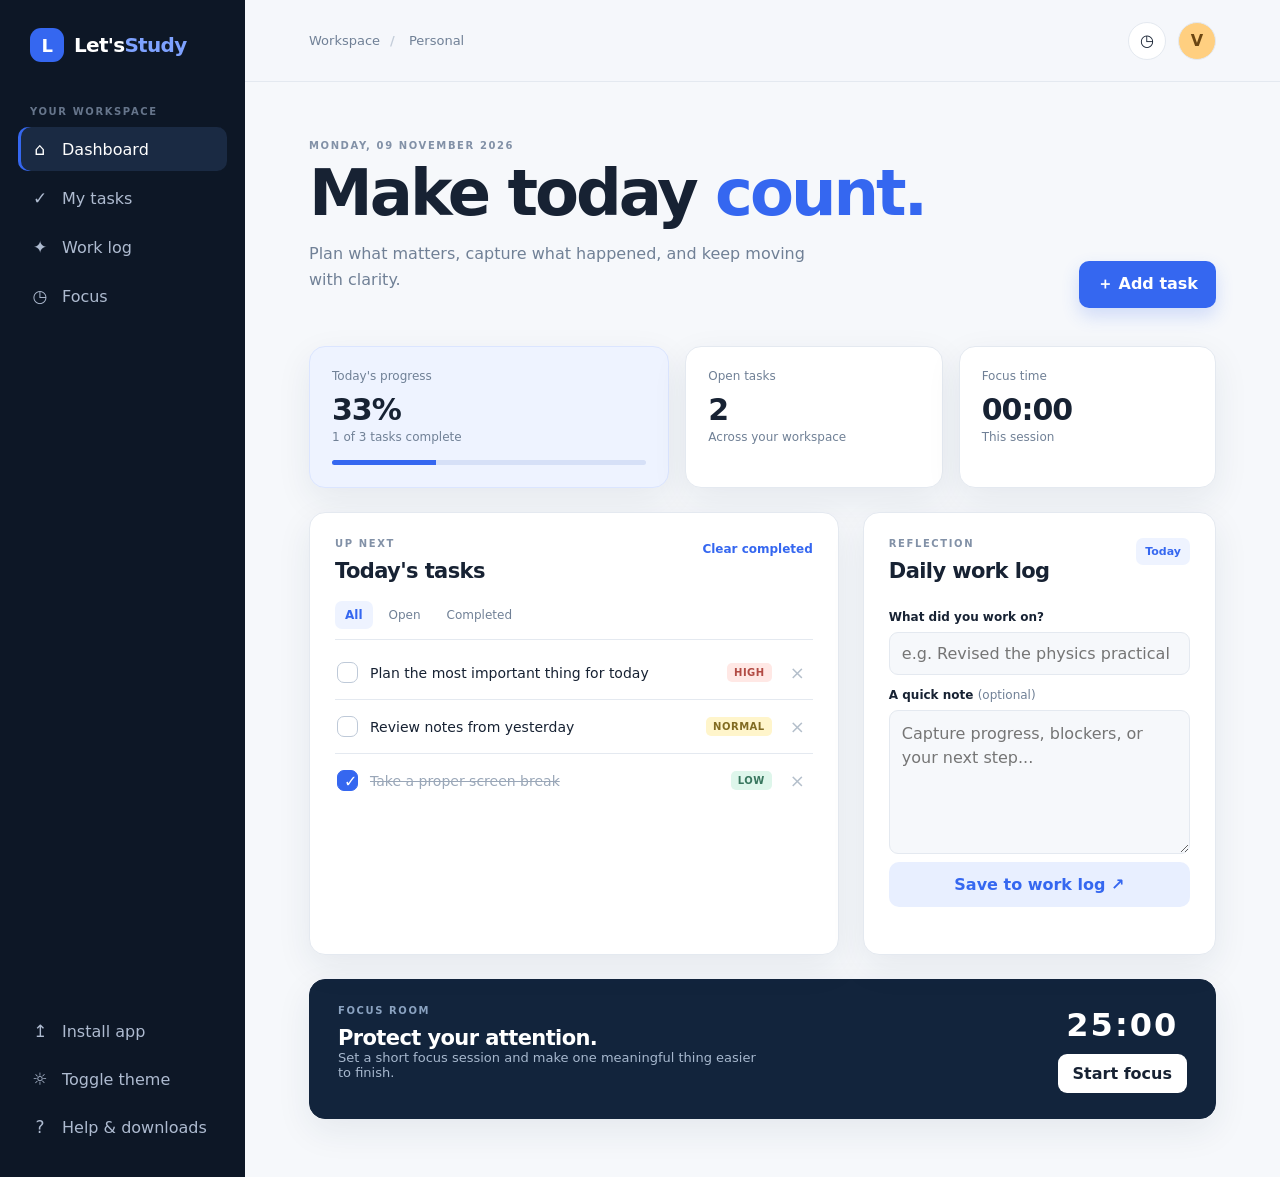
<file: index.html>
<!doctype html>
<html lang="en">
  <head>
    <meta charset="UTF-8" />
    <meta name="viewport" content="width=device-width, initial-scale=1" />
    <meta name="theme-color" content="#0d1726" />
    <meta name="description" content="Let'sStudy is a calm workspace for planning tasks, tracking progress, and recording real work." />
    <link rel="manifest" href="manifest.webmanifest" />
    <link rel="icon" href="icon.svg" type="image/svg+xml" />
    <link rel="stylesheet" href="styles.css" />
    <title>Let'sStudy — Work clearly. Learn continuously.</title>
  </head>
  <body>
    <div class="app-shell">
      <aside class="sidebar" aria-label="Main navigation">
        <a class="brand" href="#" aria-label="Let'sStudy home">
          <span class="brand-mark">L</span>
          <span>Let's<span>Study</span></span>
        </a>
        <p class="eyebrow">YOUR WORKSPACE</p>
        <nav class="nav-list">
          <a class="nav-item active" href="#dashboard"><span>⌂</span> Dashboard</a>
          <a class="nav-item" href="#tasks"><span>✓</span> My tasks</a>
          <a class="nav-item" href="#logs"><span>✦</span> Work log</a>
          <a class="nav-item" href="#focus"><span>◷</span> Focus</a>
        </nav>
        <div class="sidebar-footer">
          <button class="sidebar-link" id="installButton" hidden><span>↥</span> Install app</button>
          <button class="sidebar-link" id="themeButton"><span>☼</span> Toggle theme</button>
          <a class="sidebar-link" href="README.md"><span>?</span> Help & downloads</a>
        </div>
      </aside>

      <main class="main-content">
        <header class="topbar">
          <button class="mobile-menu" id="menuButton" aria-label="Open navigation">☰</button>
          <div class="breadcrumbs"><span>Workspace</span><b>/</b> Personal</div>
          <div class="top-actions">
            <button class="icon-button" id="focusButton" title="Start focus timer" aria-label="Start focus timer">◷</button>
            <button class="avatar" title="Profile">V</button>
          </div>
        </header>

        <section class="page" id="dashboard">
          <div class="hero-row">
            <div>
              <p class="eyebrow">MONDAY, 09 NOVEMBER 2026</p>
              <h1>Make today <em>count.</em></h1>
              <p class="lede">Plan what matters, capture what happened, and keep moving with clarity.</p>
            </div>
            <button class="primary-button" id="quickAddButton">＋ Add task</button>
          </div>

          <div class="stats-grid" aria-label="Workspace summary">
            <article class="stat-card accent"><span>Today's progress</span><strong id="progressValue">0%</strong><small id="progressLabel">0 of 0 tasks complete</small><div class="progress"><i id="progressBar"></i></div></article>
            <article class="stat-card"><span>Open tasks</span><strong id="openCount">0</strong><small>Across your workspace</small></article>
            <article class="stat-card"><span>Focus time</span><strong id="focusTotal">00:00</strong><small>This session</small></article>
          </div>

          <div class="content-grid">
            <section class="panel tasks-panel" id="tasks">
              <div class="panel-heading"><div><p class="eyebrow">UP NEXT</p><h2>Today's tasks</h2></div><button class="text-button" id="clearCompleted">Clear completed</button></div>
              <div class="filters" role="group" aria-label="Task filters">
                <button class="filter active" data-filter="all">All</button><button class="filter" data-filter="open">Open</button><button class="filter" data-filter="done">Completed</button>
              </div>
              <div id="taskList" class="task-list"></div>
              <div id="emptyTasks" class="empty-state" hidden><span>✦</span><h3>Nothing on your list</h3><p>Add a task and give your day a clear next step.</p></div>
            </section>

            <section class="panel log-panel" id="logs">
              <div class="panel-heading"><div><p class="eyebrow">REFLECTION</p><h2>Daily work log</h2></div><span class="date-pill">Today</span></div>
              <form id="logForm">
                <label for="logTitle">What did you work on?</label>
                <input id="logTitle" maxlength="80" placeholder="e.g. Revised the physics practical" required />
                <label for="logBody">A quick note <span>(optional)</span></label>
                <textarea id="logBody" rows="5" maxlength="500" placeholder="Capture progress, blockers, or your next step..."></textarea>
                <button class="secondary-button" type="submit">Save to work log <span>↗</span></button>
              </form>
              <div id="logList" class="log-list"></div>
            </section>
          </div>

          <section class="focus-card" id="focus">
            <div><p class="eyebrow">FOCUS ROOM</p><h2>Protect your attention.</h2><p>Set a short focus session and make one meaningful thing easier to finish.</p></div>
            <div class="timer"><strong id="timerValue">25:00</strong><button class="timer-button" id="timerButton">Start focus</button></div>
          </section>
        </section>
      </main>
    </div>

    <dialog id="taskDialog">
      <form method="dialog" id="taskForm" class="dialog-card">
        <button class="close-button" value="cancel" aria-label="Close">×</button>
        <p class="eyebrow">QUICK CAPTURE</p><h2>Add a task</h2>
        <label for="taskTitle">Task title</label><input id="taskTitle" maxlength="100" placeholder="What needs to happen?" required />
        <label for="taskPriority">Priority</label><select id="taskPriority"><option value="high">High priority</option><option value="normal" selected>Normal priority</option><option value="low">Low priority</option></select>
        <button class="primary-button" value="default">Create task</button>
      </form>
    </dialog>
    <script src="app.js"></script>
  </body>
</html>
</file>
<file: styles.css>
:root{--ink:#172233;--muted:#708096;--paper:#f6f8fb;--card:#fff;--line:#e4e9f0;--blue:#3567f0;--blue-dark:#244cc4;--mint:#dff7ec;--shadow:0 12px 35px rgba(27,45,75,.08);font-family:Inter,ui-sans-serif,system-ui,-apple-system,BlinkMacSystemFont,"Segoe UI",sans-serif}*{box-sizing:border-box}html{scroll-behavior:smooth}body{margin:0;color:var(--ink);background:var(--paper)}button,input,textarea,select{font:inherit}button{cursor:pointer;border:0;color:inherit}.app-shell{display:flex;min-height:100vh}.sidebar{width:245px;background:#0d1726;color:#b9c5d6;padding:28px 18px;display:flex;flex-direction:column;flex-shrink:0}.brand{display:flex;align-items:center;gap:10px;color:#fff;text-decoration:none;font-size:20px;font-weight:800;letter-spacing:-.7px;padding:0 12px 44px}.brand span span{color:#7ea2ff}.brand-mark{display:grid;place-items:center;width:34px;height:34px;border-radius:11px;background:var(--blue);font-size:18px}.eyebrow{font-size:10px;font-weight:800;letter-spacing:1.6px;color:#8291a7;margin:0 0 10px}.sidebar .eyebrow{padding:0 12px;color:#66758b}.nav-list{display:grid;gap:5px}.nav-item,.sidebar-link{display:flex;align-items:center;gap:12px;padding:12px;border-radius:10px;color:#aebbd0;text-decoration:none;background:transparent;text-align:left}.nav-item span,.sidebar-link span{width:20px;text-align:center;font-size:17px}.nav-item:hover,.sidebar-link:hover,.nav-item.active{color:#fff;background:#1a2a43}.nav-item.active{box-shadow:inset 3px 0 var(--blue)}.sidebar-footer{margin-top:auto;display:grid;gap:4px}.main-content{flex:1;min-width:0}.topbar{height:82px;padding:0 clamp(24px,5vw,76px);display:flex;align-items:center;justify-content:space-between;border-bottom:1px solid var(--line);background:rgba(246,248,251,.9)}.breadcrumbs{font-size:13px;color:var(--muted)}.breadcrumbs b{margin:0 10px;color:#c5ceda}.top-actions{display:flex;align-items:center;gap:12px}.icon-button,.avatar{width:38px;height:38px;border-radius:50%;background:var(--card);border:1px solid var(--line)}.avatar{background:#ffcf80;color:#6b4612;font-weight:800}.mobile-menu{display:none;background:none;font-size:21px}.page{max-width:1280px;margin:auto;padding:58px clamp(24px,5vw,76px)}.hero-row{display:flex;justify-content:space-between;align-items:end;gap:25px;margin-bottom:38px}h1,h2,h3,p{margin-top:0}h1{font-size:clamp(38px,5vw,64px);letter-spacing:-3px;line-height:1;margin:0 0 16px}h1 em{color:var(--blue);font-style:normal}.lede{max-width:510px;color:var(--muted);font-size:16px;line-height:1.6}.primary-button,.secondary-button{border-radius:10px;padding:13px 18px;font-weight:750;transition:.2s}.primary-button{background:var(--blue);color:#fff;box-shadow:0 8px 18px #3567f033}.primary-button:hover{background:var(--blue-dark);transform:translateY(-1px)}.secondary-button{background:#e8efff;color:var(--blue)}.stats-grid{display:grid;grid-template-columns:1.4fr 1fr 1fr;gap:16px;margin-bottom:24px}.stat-card,.panel,.focus-card{background:var(--card);border:1px solid var(--line);border-radius:16px;box-shadow:var(--shadow)}.stat-card{padding:22px}.stat-card span,.stat-card small{display:block;color:var(--muted);font-size:12px}.stat-card strong{display:block;font-size:30px;letter-spacing:-1px;margin:9px 0 3px}.stat-card.accent{background:#eef3ff;border-color:#dbe5ff}.progress{height:5px;border-radius:5px;background:#d6e0f7;margin-top:16px;overflow:hidden}.progress i{display:block;height:100%;width:0;background:var(--blue);transition:.3s}.content-grid{display:grid;grid-template-columns:1.2fr .8fr;gap:24px}.panel{padding:25px}.panel-heading{display:flex;align-items:start;justify-content:space-between;gap:10px}.panel h2,.focus-card h2{font-size:21px;letter-spacing:-.6px;margin:0}.text-button{background:none;color:var(--blue);font-size:12px;font-weight:700;padding:4px 0}.filters{display:flex;gap:6px;border-bottom:1px solid var(--line);margin:18px 0 6px;padding-bottom:10px}.filter{background:transparent;color:var(--muted);font-size:12px;padding:7px 10px;border-radius:7px}.filter.active,.filter:hover{background:#eef3ff;color:var(--blue);font-weight:700}.task-list{display:grid}.task{display:flex;align-items:center;gap:12px;padding:15px 2px;border-bottom:1px solid var(--line)}.task:last-child{border-bottom:0}.check{width:21px;height:21px;border-radius:7px;border:1.5px solid #bec9d8;background:#fff;display:grid;place-items:center;flex-shrink:0}.task.done .check{background:var(--blue);color:#fff;border-color:var(--blue)}.task.done .task-title{text-decoration:line-through;color:#9aa7b8}.task-title{font-size:14px;flex:1}.priority{font-size:10px;font-weight:800;text-transform:uppercase;letter-spacing:.5px;padding:4px 7px;border-radius:5px}.priority.high{color:#b24b44;background:#ffe8e5}.priority.normal{color:#816b22;background:#fff5cb}.priority.low{color:#38765e;background:#def6eb}.delete-task{color:#b4bfcb;background:none;font-size:18px}.empty-state{text-align:center;padding:35px 10px;color:var(--muted)}.empty-state span{color:var(--blue);font-size:28px}.empty-state h3{margin:8px 0 5px;color:var(--ink)}.empty-state p{font-size:13px}.date-pill{background:#eef3ff;color:var(--blue);padding:7px 9px;border-radius:7px;font-size:11px;font-weight:700}.log-panel form{display:grid;gap:8px;margin-top:22px}.log-panel label{font-size:12px;font-weight:700;margin-top:5px}.log-panel label span{font-weight:400;color:var(--muted)}input,textarea,select{width:100%;border:1px solid var(--line);background:var(--paper);border-radius:9px;padding:11px 12px;color:var(--ink);outline:none}textarea{resize:vertical;line-height:1.5}input:focus,textarea:focus,select:focus{border-color:var(--blue);box-shadow:0 0 0 3px #3567f01c}.log-list{margin-top:22px}.log-entry{border-top:1px solid var(--line);padding:14px 0}.log-entry strong{font-size:13px}.log-entry p{font-size:12px;line-height:1.5;color:var(--muted);margin:5px 0 0}.log-entry time{display:block;color:#a6b1bf;font-size:10px;margin-top:7px}.focus-card{margin-top:24px;padding:25px 28px;display:flex;justify-content:space-between;align-items:center;gap:20px;background:#12243c;color:#fff;border-color:#12243c}.focus-card .eyebrow{color:#8ba3c1}.focus-card p:not(.eyebrow){color:#a7b8ce;font-size:13px;max-width:430px}.timer{text-align:center}.timer strong{font-variant-numeric:tabular-nums;display:block;font-size:32px;letter-spacing:2px;margin-bottom:10px}.timer-button{background:#fff;color:#172233;border-radius:9px;padding:10px 15px;font-weight:700}.timer-button.running{background:#ffcf80}.dialog-card{border:0;border-radius:18px;padding:30px;max-width:420px;width:calc(100% - 32px);box-shadow:0 25px 80px #10233c40;display:grid;gap:9px;color:var(--ink)}dialog::backdrop{background:#0d172699;backdrop-filter:blur(3px)}.dialog-card h2{margin:0 0 12px;font-size:26px}.dialog-card .primary-button{margin-top:10px}.close-button{position:absolute;right:17px;top:14px;background:none;color:var(--muted);font-size:24px}.dark{--ink:#edf3fb;--muted:#9cabc0;--paper:#111c2c;--card:#17263a;--line:#2a3a50;--shadow:0 12px 35px #06101e44}.dark .topbar{background:#111c2cee}.dark input,.dark textarea,.dark select{background:#111c2c}.dark .stat-card.accent{background:#1b3154;border-color:#2b4d7b}.dark .secondary-button,.dark .filter.active{background:#243d70}.dark .focus-card{background:#0a1422}.dark .icon-button{background:#17263a}@media(max-width:850px){.sidebar{position:fixed;z-index:5;inset:0 auto 0 0;transform:translateX(-100%);transition:.25s}.sidebar.open{transform:none}.mobile-menu{display:block}.topbar{padding:0 20px}.page{padding:40px 20px}.hero-row{align-items:start;flex-direction:column}.stats-grid,.content-grid{grid-template-columns:1fr}.focus-card{align-items:start;flex-direction:column}.timer{width:100%;text-align:left}.timer strong{display:inline-block;margin-right:15px}.topbar .breadcrumbs{margin-left:auto;margin-right:15px}}@media(max-width:480px){h1{font-size:43px}.primary-button{width:100%}.stats-grid{gap:10px}.stat-card{padding:17px}.panel{padding:18px}.task{gap:8px}.priority{display:none}}
</file>
